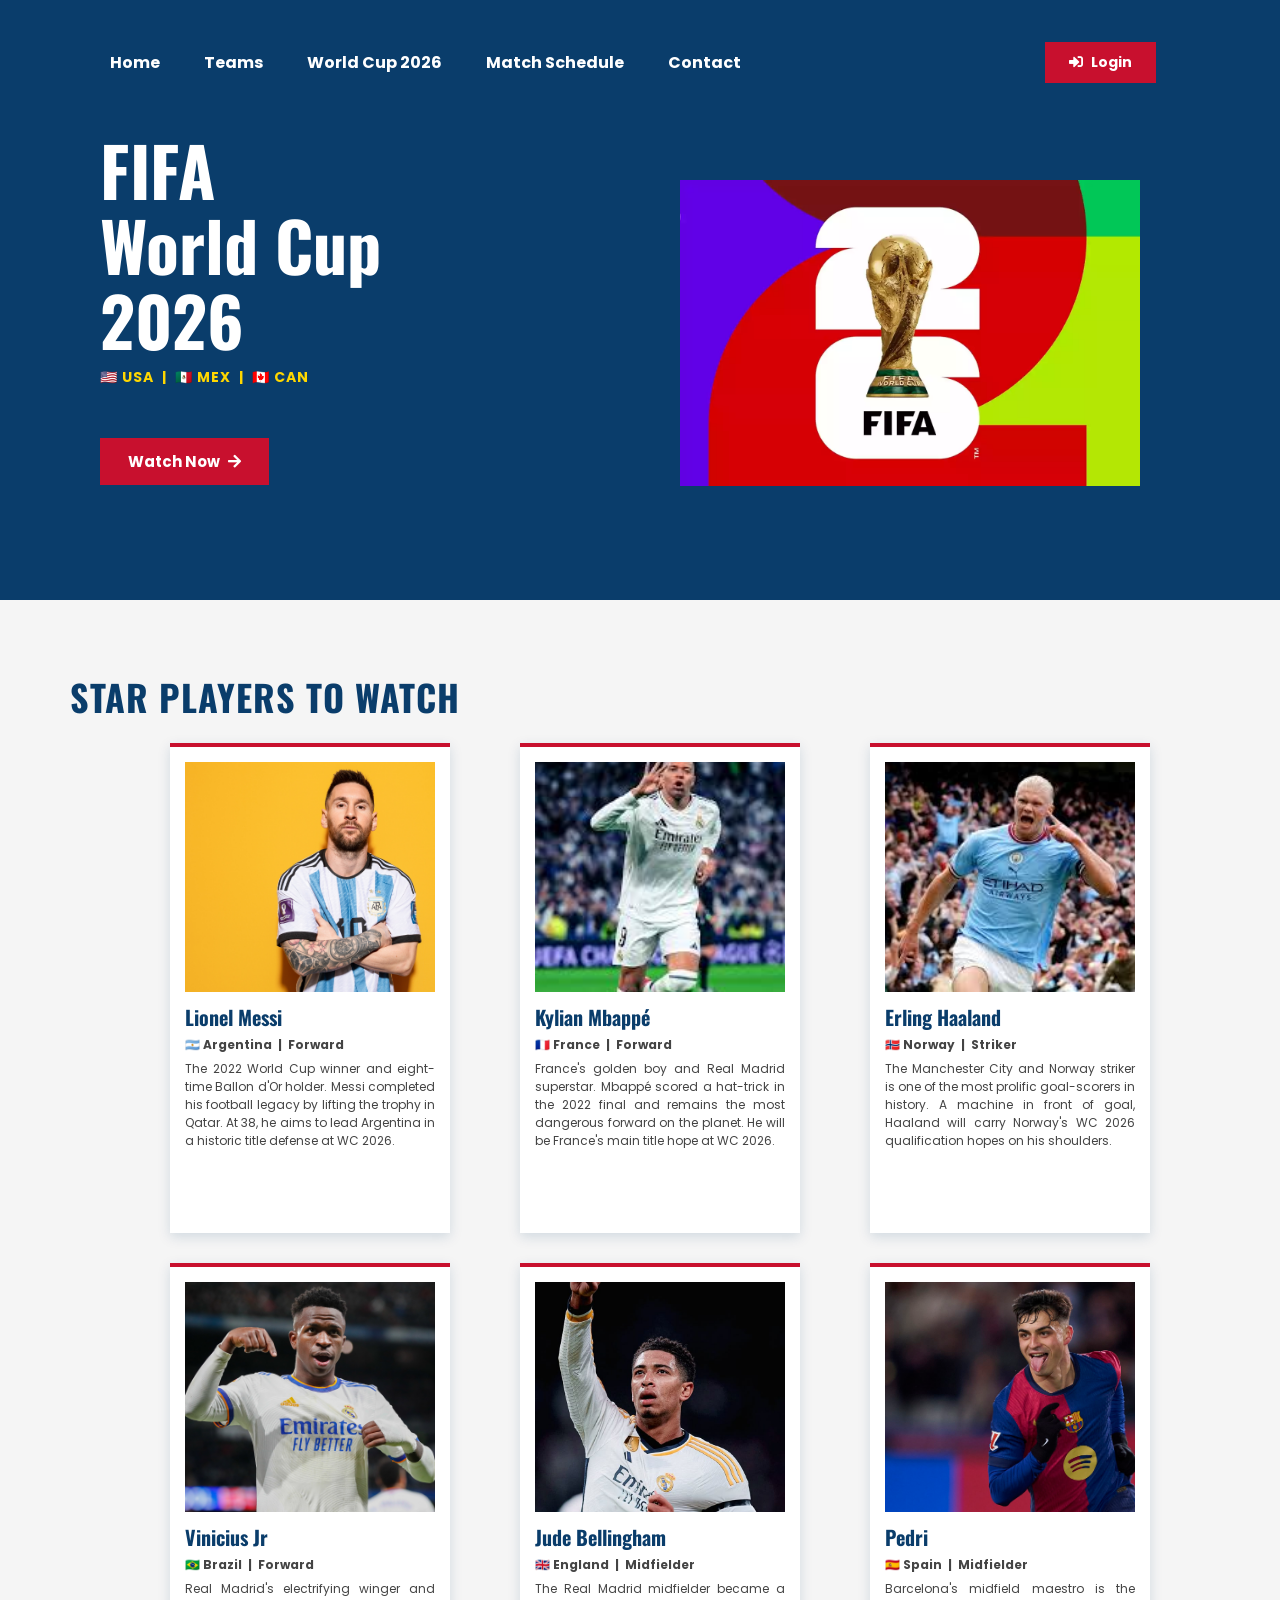
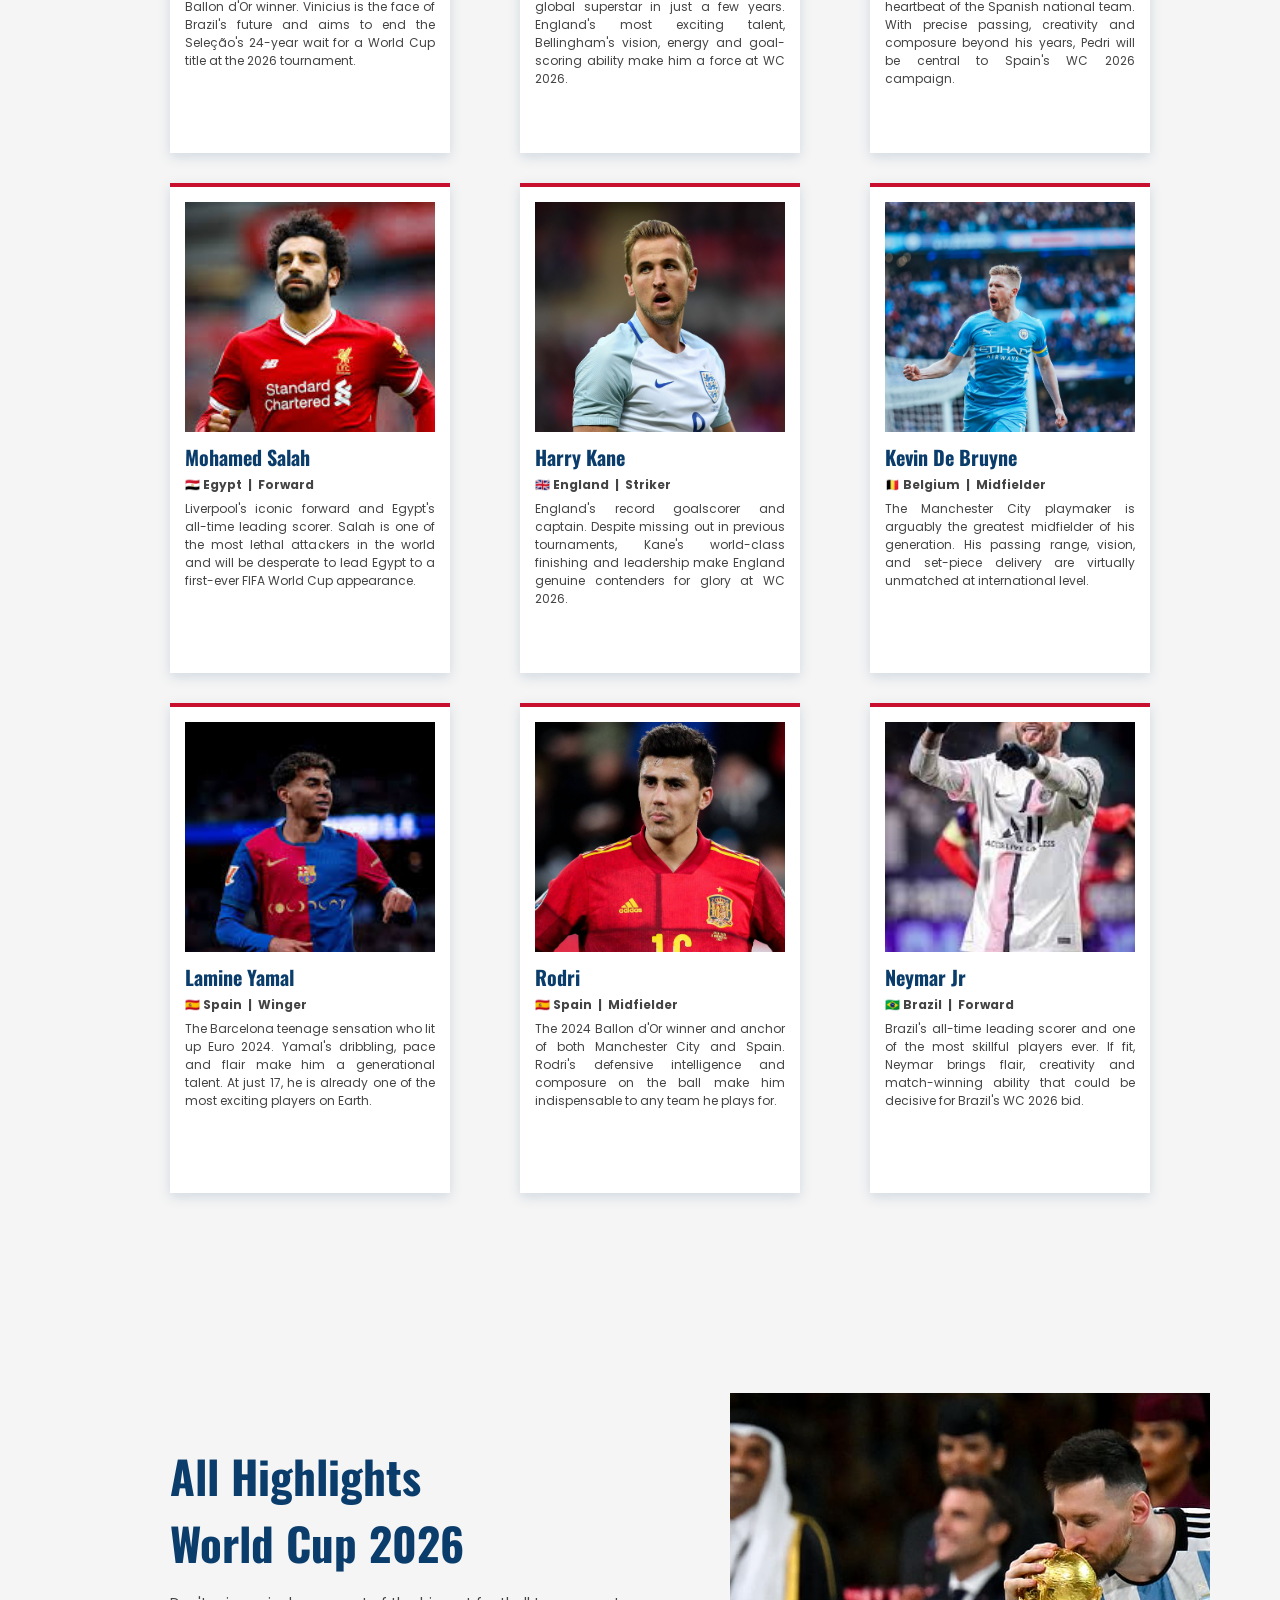
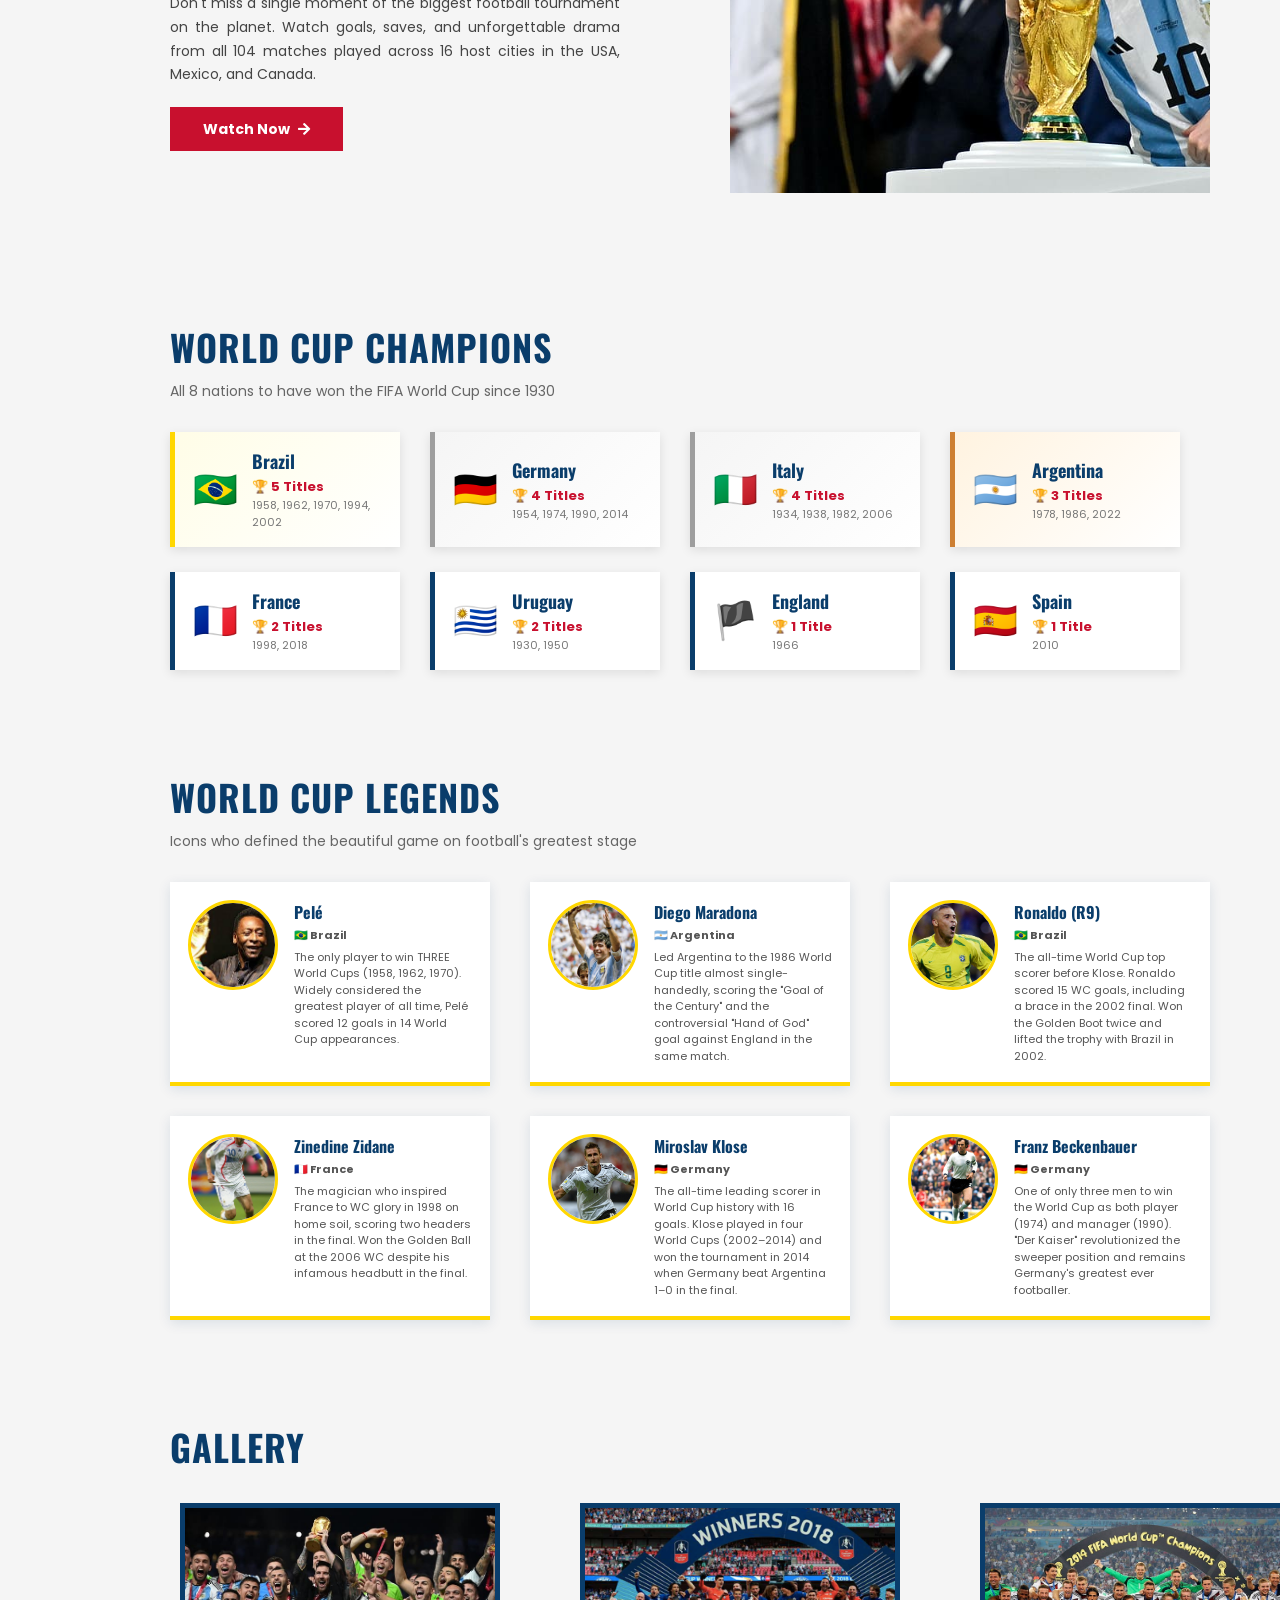
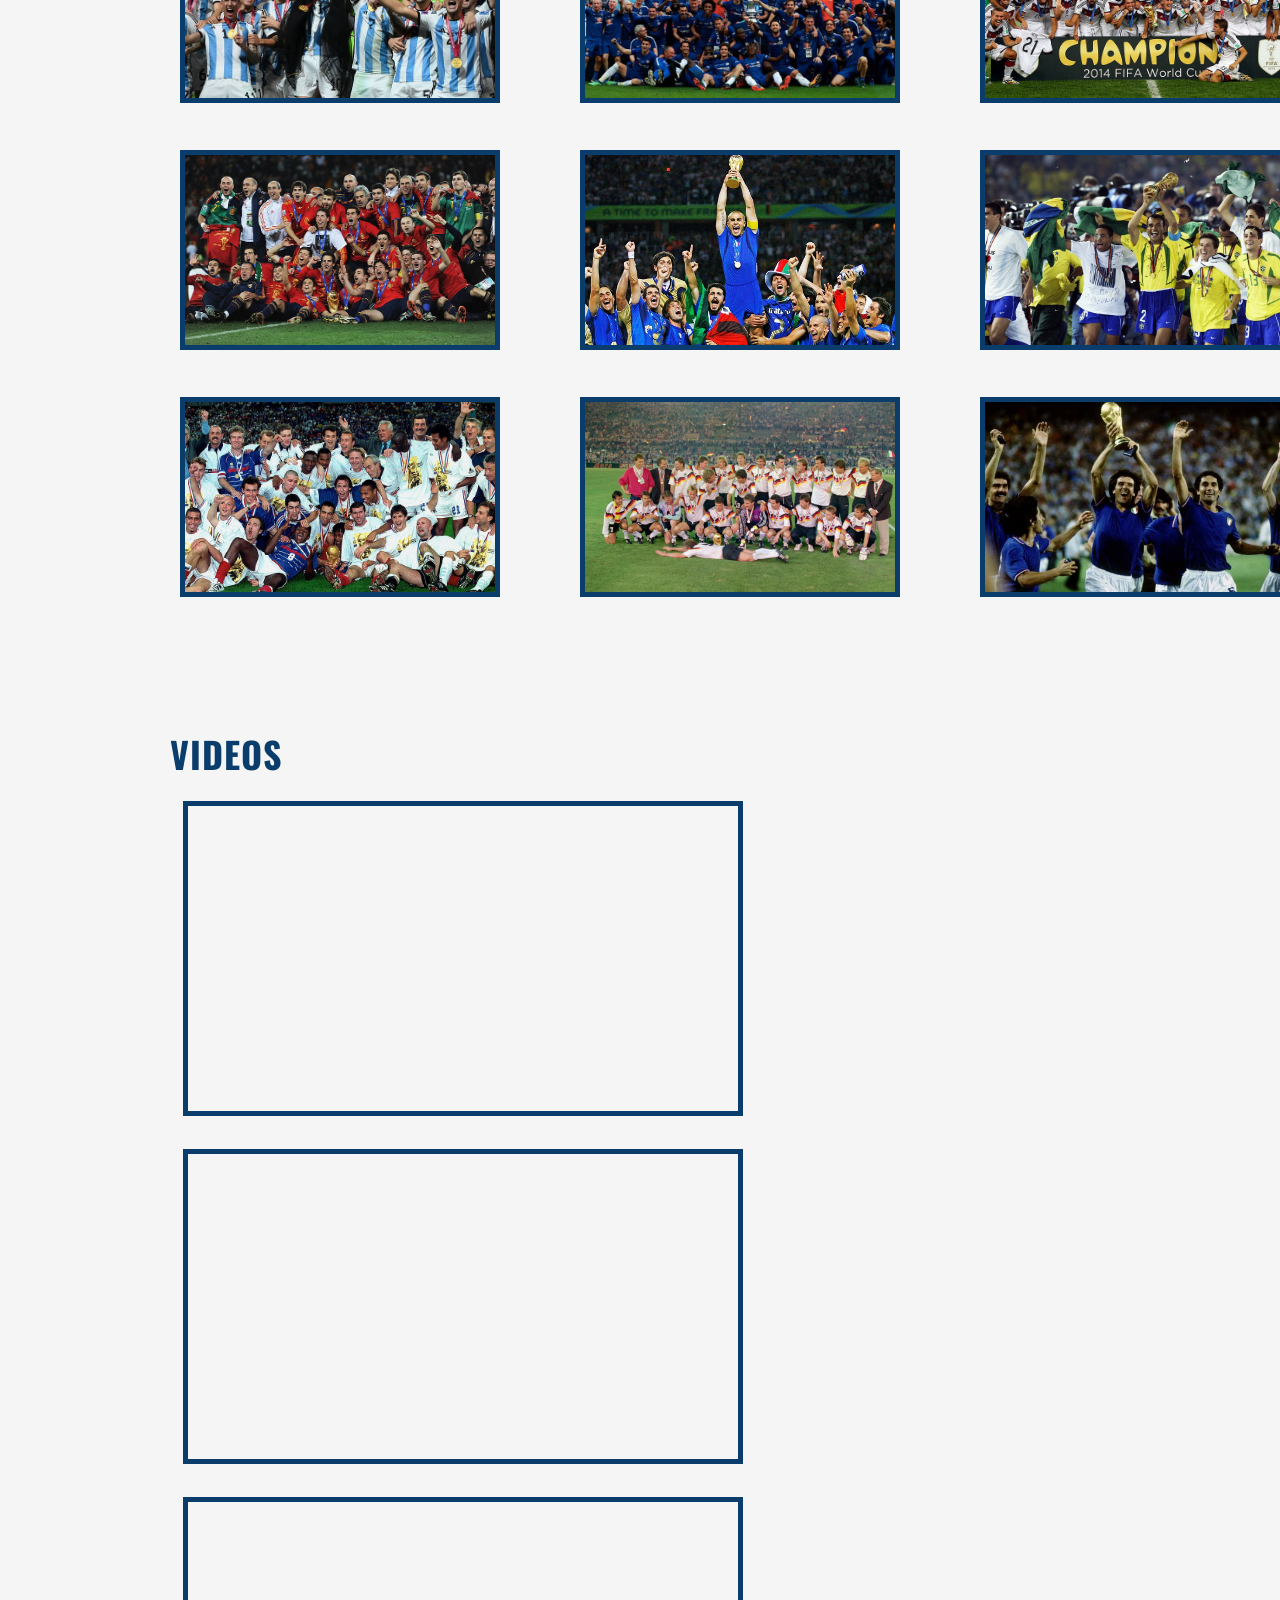
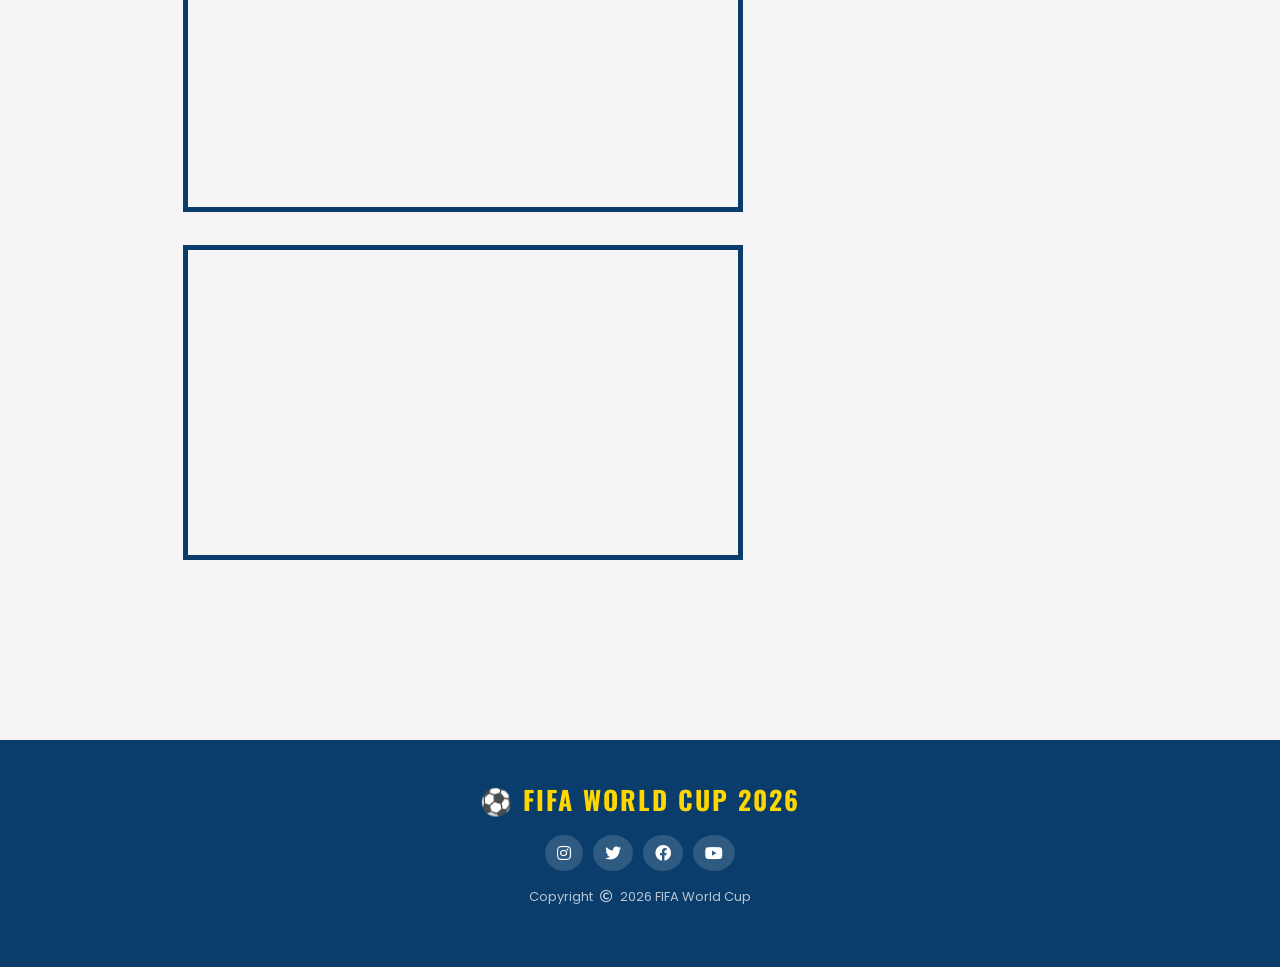
<file: Fifa World Cup/index.html>
<!DOCTYPE html>
<html lang="en">
<head>
    <meta charset="UTF-8">
    <meta http-equiv="X-UA-Compatible" content="IE=edge">
    <meta name="viewport" content="width=device-width, initial-scale=1.0">
    <title>FIFA World Cup 2026</title>

    <!-- Font Awesome icons (for nav login icon, button arrows, footer social icons) -->
    <link rel="stylesheet" href="https://cdnjs.cloudflare.com/ajax/libs/font-awesome/5.15.4/css/all.min.css">

    <!-- Google Fonts: Poppins for general text, Oswald for bold headings -->
    <link href="https://fonts.googleapis.com/css2?family=Oswald:wght@600;700&family=Poppins:wght@400;700;900&display=swap" rel="stylesheet">

    <!-- Link to our external stylesheet -->
    <link rel="stylesheet" href="style.css">
</head>
<body>

    <!-- ============================================================
         HEADER SECTION
         Contains: Navigation bar + Hero (title + banner image)
    ============================================================ -->
    <header>

        <!-- ---- NAVIGATION BAR ---- -->
        <nav>
            <!-- Left side: page links -->
            <div class="nav-block">
                <a href="#">Home</a>
                <a href="#">Teams</a>
                <a href="#">World Cup 2026</a>
                <a href="#">Match Schedule</a>
                <a href="#">Contact</a>
            </div>
            <!-- Right side: login button -->
            <div class="login-button">
                <button><i class="fas fa-sign-in-alt"></i> Login</button>
            </div>
        </nav>

        <!-- ---- HERO SECTION (Title + Banner Image) ---- -->
        <div class="header-section">

            <!-- Left: Tournament title + "Watch Now" button -->
            <div class="title-section">
                <div class="title">
                    <h1>FIFA <br> World Cup <br> 2026</h1>
                    <p class="host-label">&#127482;&#127480; USA &nbsp;|&nbsp; &#127474;&#127485; MEX &nbsp;|&nbsp; &#127464;&#127462; CAN</p>
                </div>
                <button>Watch Now <i class="fas fa-arrow-right"></i></button>
            </div>

            <!-- Right: Hero/banner image -->
            <div class="title-image">
                <img
                    src="Images/hero-section-pic.webp"
                    alt="FIFA World Cup 2026 Official Logo"
                    onerror="this.src='https://placehold.co/500x420/0a3d6b/gold?text=FIFA+WC+2026'">
            </div>

        </div>

    </header>


    <!-- ============================================================
         MAIN CONTENT AREA
         Contains: Star Players, Highlights, World Cup Champions,
                   World Cup Legends, Gallery, Videos
    ============================================================ -->
    <main>

        <!-- ============================================================
             STAR PLAYERS SECTION
             Grid of 12 notable players expected at WC 2026
        ============================================================ -->
        <section class="player-section">
            <h2 class="section-title">Star Players to Watch</h2>
            <div class="players">

                <!-- Player Card 1: Lionel Messi -->
                <div class="player">
                    <div class="player-image">
                        <img src="Images/Messi.jpeg"
                             alt="Lionel Messi"
                             onerror="this.src='https://placehold.co/250x230/0a3d6b/white?text=L.+Messi'">
                    </div>
                    <div class="player-info">
                        <h3>Lionel Messi</h3>
                        <p class="player-country">&#127462;&#127479; Argentina &nbsp;|&nbsp; Forward</p>
                        <p>The 2022 World Cup winner and eight-time Ballon d'Or holder. Messi completed his football legacy by lifting the trophy in Qatar. At 38, he aims to lead Argentina in a historic title defense at WC 2026.</p>
                    </div>
                </div>

                <!-- Player Card 2: Kylian Mbappe -->
                <div class="player">
                    <div class="player-image">
                        <img src="Images/mbappe.jpg"
                             alt="Kylian Mbappe"
                             onerror="this.src='https://placehold.co/250x230/0a3d6b/white?text=K.+Mbappe'">
                    </div>
                    <div class="player-info">
                        <h3>Kylian Mbappé</h3>
                        <p class="player-country">&#127467;&#127479; France &nbsp;|&nbsp; Forward</p>
                        <p>France's golden boy and Real Madrid superstar. Mbappé scored a hat-trick in the 2022 final and remains the most dangerous forward on the planet. He will be France's main title hope at WC 2026.</p>
                    </div>
                </div>

                <!-- Player Card 3: Erling Haaland -->
                <div class="player">
                    <div class="player-image">
                        <img src="Images/haaland.jpg"
                             alt="Erling Haaland"
                             onerror="this.src='https://placehold.co/250x230/0a3d6b/white?text=E.+Haaland'">
                    </div>
                    <div class="player-info">
                        <h3>Erling Haaland</h3>
                        <p class="player-country">&#127475;&#127476; Norway &nbsp;|&nbsp; Striker</p>
                        <p>The Manchester City and Norway striker is one of the most prolific goal-scorers in history. A machine in front of goal, Haaland will carry Norway's WC 2026 qualification hopes on his shoulders.</p>
                    </div>
                </div>

                <!-- Player Card 4: Vinicius Jr -->
                <div class="player">
                    <div class="player-image">
                        <img src="Images/vini.jpg"
                             alt="Vinicius Jr"
                             onerror="this.src='https://placehold.co/250x230/0a3d6b/white?text=Vinicius+Jr'">
                    </div>
                    <div class="player-info">
                        <h3>Vinicius Jr</h3>
                        <p class="player-country">&#127463;&#127479; Brazil &nbsp;|&nbsp; Forward</p>
                        <p>Real Madrid's electrifying winger and Ballon d'Or winner. Vinicius is the face of Brazil's future and aims to end the Seleção's 24-year wait for a World Cup title at the 2026 tournament.</p>
                    </div>
                </div>

                <!-- Player Card 5: Jude Bellingham -->
                <div class="player">
                    <div class="player-image">
                        <img src="Images/bellingham.jpg"
                             alt="Jude Bellingham"
                             onerror="this.src='https://placehold.co/250x230/0a3d6b/white?text=J.+Bellingham'">
                    </div>
                    <div class="player-info">
                        <h3>Jude Bellingham</h3>
                        <p class="player-country">&#127468;&#127463; England &nbsp;|&nbsp; Midfielder</p>
                        <p>The Real Madrid midfielder became a global superstar in just a few years. England's most exciting talent, Bellingham's vision, energy and goal-scoring ability make him a force at WC 2026.</p>
                    </div>
                </div>

                <!-- Player Card 6: Pedri -->
                <div class="player">
                    <div class="player-image">
                        <img src="Images/pedri.jpg"
                             alt="Pedri"
                             onerror="this.src='https://placehold.co/250x230/0a3d6b/white?text=Pedri'">
                    </div>
                    <div class="player-info">
                        <h3>Pedri</h3>
                        <p class="player-country">&#127466;&#127480; Spain &nbsp;|&nbsp; Midfielder</p>
                        <p>Barcelona's midfield maestro is the heartbeat of the Spanish national team. With precise passing, creativity and composure beyond his years, Pedri will be central to Spain's WC 2026 campaign.</p>
                    </div>
                </div>

                <!-- Player Card 7: Mohamed Salah -->
                <div class="player">
                    <div class="player-image">
                        <img src="Images/salah.jpg"
                             alt="Mohamed Salah"
                             onerror="this.src='https://placehold.co/250x230/0a3d6b/white?text=M.+Salah'">
                    </div>
                    <div class="player-info">
                        <h3>Mohamed Salah</h3>
                        <p class="player-country">&#127466;&#127468; Egypt &nbsp;|&nbsp; Forward</p>
                        <p>Liverpool's iconic forward and Egypt's all-time leading scorer. Salah is one of the most lethal attackers in the world and will be desperate to lead Egypt to a first-ever FIFA World Cup appearance.</p>
                    </div>
                </div>

                <!-- Player Card 8: Harry Kane -->
                <div class="player">
                    <div class="player-image">
                        <img src="Images/kane.jpg"
                             alt="Harry Kane"
                             onerror="this.src='https://placehold.co/250x230/0a3d6b/white?text=H.+Kane'">
                    </div>
                    <div class="player-info">
                        <h3>Harry Kane</h3>
                        <p class="player-country">&#127468;&#127463; England &nbsp;|&nbsp; Striker</p>
                        <p>England's record goalscorer and captain. Despite missing out in previous tournaments, Kane's world-class finishing and leadership make England genuine contenders for glory at WC 2026.</p>
                    </div>
                </div>

                <!-- Player Card 9: Kevin De Bruyne -->
                <div class="player">
                    <div class="player-image">
                        <img src="Images/de bruyne.jpg"
                             alt="Kevin De Bruyne"
                             onerror="this.src='https://placehold.co/250x230/0a3d6b/white?text=KDB'">
                    </div>
                    <div class="player-info">
                        <h3>Kevin De Bruyne</h3>
                        <p class="player-country">&#127463;&#127466; Belgium &nbsp;|&nbsp; Midfielder</p>
                        <p>The Manchester City playmaker is arguably the greatest midfielder of his generation. His passing range, vision, and set-piece delivery are virtually unmatched at international level.</p>
                    </div>
                </div>

                <!-- Player Card 10: Lamine Yamal -->
                <div class="player">
                    <div class="player-image">
                        <img src="Images/yamal.jpg"
                             alt="Lamine Yamal"
                             onerror="this.src='https://placehold.co/250x230/0a3d6b/white?text=L.+Yamal'">
                    </div>
                    <div class="player-info">
                        <h3>Lamine Yamal</h3>
                        <p class="player-country">&#127466;&#127480; Spain &nbsp;|&nbsp; Winger</p>
                        <p>The Barcelona teenage sensation who lit up Euro 2024. Yamal's dribbling, pace and flair make him a generational talent. At just 17, he is already one of the most exciting players on Earth.</p>
                    </div>
                </div>

                <!-- Player Card 11: Rodri -->
                <div class="player">
                    <div class="player-image">
                        <img src="Images/rodri.jpg"
                             alt="Rodri"
                             onerror="this.src='https://placehold.co/250x230/0a3d6b/white?text=Rodri'">
                    </div>
                    <div class="player-info">
                        <h3>Rodri</h3>
                        <p class="player-country">&#127466;&#127480; Spain &nbsp;|&nbsp; Midfielder</p>
                        <p>The 2024 Ballon d'Or winner and anchor of both Manchester City and Spain. Rodri's defensive intelligence and composure on the ball make him indispensable to any team he plays for.</p>
                    </div>
                </div>

                <!-- Player Card 12: Neymar Jr -->
                <div class="player">
                    <div class="player-image">
                        <img src="Images/neymar.jpg"
                             alt="Neymar Jr"
                             onerror="this.src='https://placehold.co/250x230/0a3d6b/white?text=Neymar+Jr'">
                    </div>
                    <div class="player-info">
                        <h3>Neymar Jr</h3>
                        <p class="player-country">&#127463;&#127479; Brazil &nbsp;|&nbsp; Forward</p>
                        <p>Brazil's all-time leading scorer and one of the most skillful players ever. If fit, Neymar brings flair, creativity and match-winning ability that could be decisive for Brazil's WC 2026 bid.</p>
                    </div>
                </div>

            </div>
        </section>

        <!-- ============================================================
             HIGHLIGHT SECTION
             Promotes watching WC 2026 highlights
        ============================================================ -->
        <section class="highlight-section">
            <div class="highlight-info">
                <h1>All Highlights <br> World Cup 2026</h1>
                <p>Don't miss a single moment of the biggest football tournament on the planet. Watch goals, saves, and unforgettable drama from all 104 matches played across 16 host cities in the USA, Mexico, and Canada.</p>
                <button>Watch Now <i class="fas fa-arrow-right"></i></button>
            </div>
            <div class="highlight-image">
                <img
                    src="Images/fifa-highlight.jpg"
                    alt="World Cup Match Highlights"
                    onerror="this.style.background='#0a3d6b'">
            </div>
        </section>

        <!-- ============================================================
             WORLD CUP CHAMPIONS SECTION
             Table/cards showing all past WC winning nations
        ============================================================ -->
        <section class="champions-section">
            <h2 class="section-title">World Cup Champions</h2>
            <p class="section-subtitle">All 8 nations to have won the FIFA World Cup since 1930</p>

            <div class="champions-grid">

                <!-- Champion Card: Brazil -->
                <div class="champion-card gold">
                    <div class="champion-flag">&#127463;&#127479;</div>
                    <div class="champion-info">
                        <h3>Brazil</h3>
                        <p class="titles">🏆 5 Titles</p>
                        <p class="years">1958, 1962, 1970, 1994, 2002</p>
                    </div>
                </div>

                <!-- Champion Card: Germany -->
                <div class="champion-card silver">
                    <div class="champion-flag">&#127465;&#127466;</div>
                    <div class="champion-info">
                        <h3>Germany</h3>
                        <p class="titles">🏆 4 Titles</p>
                        <p class="years">1954, 1974, 1990, 2014</p>
                    </div>
                </div>

                <!-- Champion Card: Italy -->
                <div class="champion-card silver">
                    <div class="champion-flag">&#127470;&#127481;</div>
                    <div class="champion-info">
                        <h3>Italy</h3>
                        <p class="titles">🏆 4 Titles</p>
                        <p class="years">1934, 1938, 1982, 2006</p>
                    </div>
                </div>

                <!-- Champion Card: Argentina -->
                <div class="champion-card bronze">
                    <div class="champion-flag">&#127462;&#127479;</div>
                    <div class="champion-info">
                        <h3>Argentina</h3>
                        <p class="titles">🏆 3 Titles</p>
                        <p class="years">1978, 1986, 2022</p>
                    </div>
                </div>

                <!-- Champion Card: France -->
                <div class="champion-card">
                    <div class="champion-flag">&#127467;&#127479;</div>
                    <div class="champion-info">
                        <h3>France</h3>
                        <p class="titles">🏆 2 Titles</p>
                        <p class="years">1998, 2018</p>
                    </div>
                </div>

                <!-- Champion Card: Uruguay -->
                <div class="champion-card">
                    <div class="champion-flag">&#127482;&#127486;</div>
                    <div class="champion-info">
                        <h3>Uruguay</h3>
                        <p class="titles">🏆 2 Titles</p>
                        <p class="years">1930, 1950</p>
                    </div>
                </div>

                <!-- Champion Card: England -->
                <div class="champion-card">
                    <div class="champion-flag">&#127988;&#917607;&#917602;&#917605;&#917623;&#917603;&#917628;</div>
                    <div class="champion-info">
                        <h3>England</h3>
                        <p class="titles">🏆 1 Title</p>
                        <p class="years">1966</p>
                    </div>
                </div>

                <!-- Champion Card: Spain -->
                <div class="champion-card">
                    <div class="champion-flag">&#127466;&#127480;</div>
                    <div class="champion-info">
                        <h3>Spain</h3>
                        <p class="titles">🏆 1 Title</p>
                        <p class="years">2010</p>
                    </div>
                </div>

            </div>
        </section>

        <!-- ============================================================
             WORLD CUP LEGENDS SECTION
             Grid of all-time great WC players
        ============================================================ -->
        <section class="legends-section">
            <h2 class="section-title">World Cup Legends</h2>
            <p class="section-subtitle">Icons who defined the beautiful game on football's greatest stage</p>

            <div class="legends-grid">

                <!-- Legend Card 1: Pelé -->
                <div class="legend-card">
                    <div class="legend-image">
                        <img src="Images/pele.jpg"
                             alt="Pelé"
                             onerror="this.src='https://placehold.co/200x200/0a3d6b/gold?text=Pelé'">
                    </div>
                    <div class="legend-info">
                        <h3>Pelé</h3>
                        <p class="legend-country">&#127463;&#127479; Brazil</p>
                        <p>The only player to win THREE World Cups (1958, 1962, 1970). Widely considered the greatest player of all time, Pelé scored 12 goals in 14 World Cup appearances.</p>
                    </div>
                </div>

                <!-- Legend Card 2: Diego Maradona -->
                <div class="legend-card">
                    <div class="legend-image">
                        <img src="Images/maradona.jpg"
                             alt="Diego Maradona"
                             onerror="this.src='https://placehold.co/200x200/0a3d6b/gold?text=Maradona'">
                    </div>
                    <div class="legend-info">
                        <h3>Diego Maradona</h3>
                        <p class="legend-country">&#127462;&#127479; Argentina</p>
                        <p>Led Argentina to the 1986 World Cup title almost single-handedly, scoring the "Goal of the Century" and the controversial "Hand of God" goal against England in the same match.</p>
                    </div>
                </div>

                <!-- Legend Card 3: Ronaldo (Brazilian) -->
                <div class="legend-card">
                    <div class="legend-image">
                        <img src="Images/brazil-ronaldo.jpg"
                             alt="Ronaldo R9"
                             onerror="this.src='https://placehold.co/200x200/0a3d6b/gold?text=Ronaldo+R9'">
                    </div>
                    <div class="legend-info">
                        <h3>Ronaldo (R9)</h3>
                        <p class="legend-country">&#127463;&#127479; Brazil</p>
                        <p>The all-time World Cup top scorer before Klose. Ronaldo scored 15 WC goals, including a brace in the 2002 final. Won the Golden Boot twice and lifted the trophy with Brazil in 2002.</p>
                    </div>
                </div>

                <!-- Legend Card 4: Zinedine Zidane -->
                <div class="legend-card">
                    <div class="legend-image">
                        <img src="Images/zidane.jpg"
                             alt="Zinedine Zidane"
                             onerror="this.src='https://placehold.co/200x200/0a3d6b/gold?text=Zidane'">
                    </div>
                    <div class="legend-info">
                        <h3>Zinedine Zidane</h3>
                        <p class="legend-country">&#127467;&#127479; France</p>
                        <p>The magician who inspired France to WC glory in 1998 on home soil, scoring two headers in the final. Won the Golden Ball at the 2006 WC despite his infamous headbutt in the final.</p>
                    </div>
                </div>

                <!-- Legend Card 5: Miroslav Klose -->
                <div class="legend-card">
                    <div class="legend-image">
                        <img src="Images/Miroslav Klose.jpg"
                             alt="Miroslav Klose"
                             onerror="this.src='https://placehold.co/200x200/0a3d6b/gold?text=M.+Klose'">
                    </div>
                    <div class="legend-info">
                        <h3>Miroslav Klose</h3>
                        <p class="legend-country">&#127465;&#127466; Germany</p>
                        <p>The all-time leading scorer in World Cup history with 16 goals. Klose played in four World Cups (2002–2014) and won the tournament in 2014 when Germany beat Argentina 1–0 in the final.</p>
                    </div>
                </div>

                <!-- Legend Card 6: Franz Beckenbauer -->
                <div class="legend-card">
                    <div class="legend-image">
                        <img src="Images/Franz Beckenbauer.jpg"
                             alt="Franz Beckenbauer"
                             onerror="this.src='https://placehold.co/200x200/0a3d6b/gold?text=Beckenbauer'">
                    </div>
                    <div class="legend-info">
                        <h3>Franz Beckenbauer</h3>
                        <p class="legend-country">&#127465;&#127466; Germany</p>
                        <p>One of only three men to win the World Cup as both player (1974) and manager (1990). "Der Kaiser" revolutionized the sweeper position and remains Germany's greatest ever footballer.</p>
                    </div>
                </div>

            </div>
        </section>

        <!-- ============================================================
             GALLERY SECTION
             Photo gallery of World Cup moments
        ============================================================ -->
        <section class="gallery-section">
            <h2 class="section-title">Gallery</h2>
            <div class="gallery-pic">
                <img src="Images/fifa-1.jpg"
                     alt="World Cup Gallery"
                     onerror="this.src='https://placehold.co/300x200/0a3d6b/white?text=WC+2026'">
                <img src="Images/fifa-2.png"
                     alt="Football Match"
                     onerror="this.src='https://placehold.co/300x200/c8102e/white?text=Gallery'">
                <img src="Images/fifa-3.jpg"
                     alt="World Cup Stadium"
                     onerror="this.src='https://placehold.co/300x200/0a3d6b/white?text=Gallery'">
                <img src="Images/fifa-4.jpg"
                     alt="World Cup Action"
                     onerror="this.src='https://placehold.co/300x200/c8102e/white?text=Gallery'">
                <img src="Images/fifa-5.jpg"
                     alt="World Cup Celebration"
                     onerror="this.src='https://placehold.co/300x200/0a3d6b/white?text=Gallery'">
                <img src="Images/fifa-6.jpg"
                     alt="World Cup Trophy"
                     onerror="this.src='https://placehold.co/300x200/c8102e/white?text=Gallery'">
                <img src="Images/fifa-7.jpg"
                     alt="World Cup Fans"
                     onerror="this.src='https://placehold.co/300x200/0a3d6b/white?text=Gallery'">
                <img src="Images/fifa-8.webp"
                     alt="World Cup Players"
                     onerror="this.src='https://placehold.co/300x200/c8102e/white?text=Gallery'">
                <img src="Images/fifa-9.jpg"
                     alt="World Cup Moment"
                     onerror="this.src='https://placehold.co/300x200/0a3d6b/white?text=Gallery'">
            </div>
        </section>

        <!-- ============================================================
             VIDEO SECTION
             Embedded YouTube videos of World Cup highlights
        ============================================================ -->
        <section class="video-section">
            <h2 class="section-title">Videos</h2>
            <div class="videos">
                <!-- FIFA World Cup 2022 Final highlights -->
                <iframe width="560" height="315" 
                    src="https://www.youtube.com/embed/CaGndV9IO8Q?si=UNUjOhgtnkFKNc-b" 
                    title="YouTube video player" 
                    frameborder="0" 
                    allow="accelerometer; autoplay; clipboard-write; encrypted-media; gyroscope; picture-in-picture; web-share" 
                    referrerpolicy="strict-origin-when-cross-origin" 
                    allowfullscreen>
                </iframe>

                <!-- World Cup best goals compilation -->
                <iframe width="560" height="315"
                    src="https://www.youtube.com/embed/vf72LCMQeL4"
                    title="World Cup Best Goals"
                    frameborder="0"
                    allow="accelerometer; autoplay; clipboard-write; encrypted-media; gyroscope; picture-in-picture; web-share"
                    allowfullscreen>
                </iframe>

                <!-- World Cup moments compilation -->
                <iframe width="560" height="315" 
                    src="https://www.youtube.com/embed/POR75nzTDkA?si=y-g19qGOXLtIiP8N" 
                    title="YouTube video player" 
                    frameborder="0" 
                    allow="accelerometer; autoplay; clipboard-write; encrypted-media; gyroscope; picture-in-picture; web-share" 
                    referrerpolicy="strict-origin-when-cross-origin" 
                    allowfullscreen>
                </iframe>

                <!-- World Cup 2026 preview/hype video -->
                <iframe width="560" height="315"
                    src="https://www.youtube.com/embed/6tLxv5EsszA"
                    title="World Cup 2026 Preview"
                    frameborder="0"
                    allow="accelerometer; autoplay; clipboard-write; encrypted-media; gyroscope; picture-in-picture; web-share"
                    allowfullscreen>
                </iframe>
            </div>
        </section>

    <!-- ============================================================
         FOOTER SECTION
         Contains: Logo, social media icons, copyright
    ============================================================ -->
    <footer>
        <!-- Site logo / branding -->
        <div class="footer-logo">
            &#9917; FIFA WORLD CUP 2026
        </div>

        <!-- Social media icons -->
        <div class="contact-icon">
            <i class="fab fa-instagram"></i>
            <i class="fab fa-twitter"></i>
            <i class="fab fa-facebook"></i>
            <i class="fab fa-youtube"></i>
        </div>

        <!-- Copyright notice -->
        <div class="copyright">
            <p>Copyright <i class="far fa-copyright"></i> 2026 FIFA World Cup</p>
        </div>
    </footer>
    <!-- ============================================================
         END FOOTER SECTION
    ============================================================ -->

</body>
</html>
</file>
<file: Fifa World Cup/style.css>
/* ============================================================
   GLOBAL STYLES
   Base reset, font import, and body defaults
============================================================ */

/* Import Google Fonts:
   - Oswald: used for main headings (bold, condensed feel)
   - Poppins: used for body text and smaller UI elements */
@import url('https://fonts.googleapis.com/css2?family=Oswald:wght@600;700&family=Poppins:wght@400;700;900&display=swap');

/* Remove default margin/padding from all elements */
* {
    margin: 0;
    padding: 0;
    box-sizing: border-box;
}

/* Set base font and background for the whole page */
body {
    font-family: 'Poppins', sans-serif;
    background-color: #f5f5f5;
    color: #1a1a2e;
}


/* ============================================================
   HEADER SECTION
   Dark navy background, holds nav + hero content
============================================================ */
header {
    background-color: #0a3d6b;   /* Deep navy blue - FIFA official colour feel */
    min-height: 600px;
}


/* ============================================================
   NAVIGATION BAR
   Flexbox layout: links on left, login button on right
============================================================ */
nav {
    display: flex;
    justify-content: space-between;   /* Space between nav links and login */
    align-items: center;
    padding: 42px 124px 0 100px;      /* Top padding creates breathing room */
}

/* Container for nav links */
.nav-block a {
    color: white;
    font-weight: bold;
    font-size: 16px;
    text-decoration: none;
    margin-right: 20px;
    padding: 10px;
    transition: color 0.2s, background-color 0.2s;   /* Smooth hover transition */
}

/* Nav link hover effect: red text + white background */
.nav-block a:hover {
    color: #c8102e;                /* FIFA red */
    background-color: snow;
}

/* Login button on the right side of nav */
.login-button button {
    background-color: #c8102e;   /* FIFA red */
    color: white;
    border: none;
    padding: 10px 24px;
    cursor: pointer;
    font-family: 'Poppins', sans-serif;
    font-size: 14px;
    font-weight: bold;
    transition: background-color 1s ease-in;
}

/* Login button hover: darkens to a deeper red */
.login-button button:hover {
    background-color: #8b0000;
}

/* Space between login icon and text */
.login-button button i {
    margin-right: 5px;
}


/* ============================================================
   HERO SECTION (Header Content)
   Two-column grid: left = title text, right = logo/image
============================================================ */
.header-section {
    display: grid;
    grid-template-columns: repeat(2, 1fr);   /* Two equal columns */
    padding: 0 100px;
}

/* Left column: title text and Watch Now button */
.title-section {
    margin-top: 50px;
}

/* Main tournament title */
.title h1 {
    font-family: 'Oswald', sans-serif;   /* Bold condensed heading font */
    font-size: 68px;
    font-weight: 700;
    color: white;
    line-height: 1.1;
    margin-bottom: 10px;
    cursor: default;
    transition: transform 1s ease-in-out, color 1s ease-out;
}

/* Hover animation: skew + scale + colour shift */
.title h1:hover {
    transform: scale(1.15) skewX(10deg) translateX(40px);
    color: #ffd700;               /* Gold highlight on hover */
}

/* Host countries label below the title */
.host-label {
    color: #ffd700;               /* Gold text */
    font-weight: bold;
    font-size: 14px;
    letter-spacing: 1px;
    margin-bottom: 10px;
}

/* "Watch Now" button below title */
.title-section button {
    background-color: #c8102e;
    color: white;
    font-weight: bold;
    border: none;
    padding: 12px 28px;
    margin-top: 40px;
    cursor: pointer;
    font-family: 'Poppins', sans-serif;
    font-size: 15px;
    transition: background-color 0.6s ease-in;
}

.title-section button:hover {
    background-color: #8b0000;
}

/* Arrow icon inside the Watch Now button */
.title-section button i {
    margin-left: 5px;
}

/* Right column: banner/logo image */
.title-image {
    display: flex;
    justify-content: center;
    align-items: flex-start;
}

.title-image img {
    width: 460px;
    height: 440px;
    object-fit: contain;         /* Preserve aspect ratio (important for logos) */
    position: relative;
    top: 30px;
    transition: transform 3s ease-in-out;
}

/* Hover: full rotation animation (360 degrees + slight shrink) */
.title-image img:hover {
    transform: rotate(360deg) scale(0.35);
}


/* ============================================================
   MAIN CONTENT AREA
   Wrapper for all sections below the header
============================================================ */
main {
    padding: 0 70px;
}


/* ============================================================
   SHARED SECTION TITLE STYLE
   Used for all major section headings (Players, Champions, etc.)
============================================================ */
.section-title {
    font-family: 'Oswald', sans-serif;
    font-size: 36px;
    font-weight: 700;
    color: #0a3d6b;
    margin-bottom: 8px;
    text-transform: uppercase;
    letter-spacing: 1px;
}

/* Subtitle/description text under section titles */
.section-subtitle {
    font-size: 14px;
    color: #666;
    margin-bottom: 30px;
}


/* ============================================================
   STAR PLAYERS SECTION
   3-column grid of player profile cards
============================================================ */
.player-section {
    padding-top: 70px;
}

/* Grid container for all player cards */
.players {
    display: grid;
    grid-template-columns: repeat(3, 300px);   /* 3 fixed-width columns */
    column-gap: 50px;
    row-gap: 30px;
    margin-left: 100px;
    margin-top: 20px;
}

/* Individual player card */
.player {
    width: 280px;
    min-height: 490px;
    padding: 15px;
    background-color: #ffffff;
    box-shadow: 0 4px 12px rgba(10, 61, 107, 0.15);   /* Subtle blue shadow */
    border-top: 4px solid #c8102e;                      /* Red top border accent */
}

/* Image container inside player card */
.player-image {
    width: 250px;
    height: 230px;
    overflow: hidden;
    background: #eaf0f8;
}

.player-image img {
    width: 250px;
    height: 230px;
    object-fit: cover;
    transition: transform 1s ease-in;
}

/* Hover effect: image shrinks (same as original site) */
.player-image img:hover {
    transform: scale(0.5);
}

/* Player name heading */
.player-info h3 {
    font-family: 'Oswald', sans-serif;
    font-size: 20px;
    font-weight: 700;
    color: #0a3d6b;
    margin: 10px 0 4px;
}

/* Country + position line */
.player-country {
    font-size: 12px;
    font-weight: bold;
    color: #c8102e;
    margin-bottom: 6px;
}

/* Player biography text */
.player-info p {
    font-size: 12px;
    line-height: 1.5;
    text-align: justify;
    color: #444;
}


/* ============================================================
   HIGHLIGHT SECTION
   Two-column layout: text on left, image on right
============================================================ */
.highlight-section {
    display: grid;
    grid-template-columns: 1fr 1fr;
    column-gap: 80px;
    margin-top: 200px;
    margin-left: 100px;
    align-items: center;
}

/* Left column: highlight description */
.highlight-info {
    max-width: 450px;
}

.highlight-info h1 {
    font-family: 'Oswald', sans-serif;
    font-size: 45px;
    font-weight: 700;
    color: #0a3d6b;
    margin-bottom: 16px;
}

.highlight-info p {
    font-size: 14px;
    line-height: 1.7;
    text-align: justify;
    color: #444;
    margin-bottom: 20px;
}

/* "Watch Now" button inside highlight section */
.highlight-info button {
    background-color: #c8102e;
    color: white;
    font-weight: bold;
    border: none;
    width: 173px;
    height: 44px;
    padding: 0 24px;
    cursor: pointer;
    font-family: 'Poppins', sans-serif;
    font-size: 14px;
    transition: background-color 0.5s ease-in;
}

.highlight-info button:hover {
    background-color: #8b0000;
}

.highlight-info button i {
    margin-left: 5px;
}

/* Right column: highlight image */
.highlight-image img {
    width: 100%;
    max-width: 550px;
    height: 400px;
    object-fit: cover;
}


/* ============================================================
   WORLD CUP CHAMPIONS SECTION
   Grid of 8 champion nation cards with colour coding
============================================================ */
.champions-section {
    margin-top: 120px;
    margin-left: 100px;
}

/* Grid container for champion cards */
.champions-grid {
    display: grid;
    grid-template-columns: repeat(4, 230px);   /* 4 cards per row */
    column-gap: 30px;
    row-gap: 25px;
    margin-top: 20px;
}

/* Individual champion card */
.champion-card {
    display: flex;
    align-items: center;
    gap: 14px;
    background: white;
    padding: 16px 18px;
    box-shadow: 0 3px 10px rgba(0,0,0,0.1);
    border-left: 5px solid #0a3d6b;     /* Default: navy blue left border */
    transition: transform 0.2s ease;
}

.champion-card:hover {
    transform: translateY(-4px);         /* Slight lift on hover */
}

/* Gold card: Brazil (most titles) */
.champion-card.gold {
    border-left-color: #ffd700;
    background: linear-gradient(135deg, #fffde7, #ffffff);
}

/* Silver card: Germany & Italy (4 titles each) */
.champion-card.silver {
    border-left-color: #9e9e9e;
    background: linear-gradient(135deg, #f5f5f5, #ffffff);
}

/* Bronze card: Argentina (3 titles) */
.champion-card.bronze {
    border-left-color: #cd7f32;
    background: linear-gradient(135deg, #fff3e0, #ffffff);
}

/* Large flag emoji in champion card */
.champion-flag {
    font-size: 36px;
    line-height: 1;
}

/* Country name */
.champion-info h3 {
    font-family: 'Oswald', sans-serif;
    font-size: 18px;
    font-weight: 700;
    color: #0a3d6b;
    margin-bottom: 3px;
}

/* Title count line */
.champion-info .titles {
    font-size: 13px;
    font-weight: bold;
    color: #c8102e;
}

/* Years won */
.champion-info .years {
    font-size: 11px;
    color: #777;
}


/* ============================================================
   WORLD CUP LEGENDS SECTION
   3-column grid of legend player cards (horizontal layout)
============================================================ */
.legends-section {
    margin-top: 100px;
    margin-left: 100px;
}

/* Grid container: 3 cards per row */
.legends-grid {
    display: grid;
    grid-template-columns: repeat(3, 1fr);
    column-gap: 40px;
    row-gap: 30px;
    margin-top: 20px;
    max-width: 1100px;
}

/* Individual legend card */
.legend-card {
    display: flex;
    gap: 16px;
    background: white;
    padding: 18px;
    box-shadow: 0 3px 12px rgba(10, 61, 107, 0.12);
    border-bottom: 4px solid #ffd700;    /* Gold bottom border */
    transition: transform 0.2s ease;
}

.legend-card:hover {
    transform: translateY(-4px);
}

/* Circular image container for legend photo */
.legend-image {
    width: 90px;
    height: 90px;
    border-radius: 50%;
    overflow: hidden;
    flex-shrink: 0;                      /* Don't let it shrink in flex */
    border: 3px solid #ffd700;          /* Gold ring around image */
}

.legend-image img {
    width: 90px;
    height: 90px;
    object-fit: cover;
    transition: transform 0.4s ease;
}

.legend-image img:hover {
    transform: scale(1.15);
}

/* Legend name */
.legend-info h3 {
    font-family: 'Oswald', sans-serif;
    font-size: 16px;
    font-weight: 700;
    color: #0a3d6b;
    margin-bottom: 3px;
}

/* Country label */
.legend-country {
    font-size: 11px;
    font-weight: bold;
    color: #c8102e;
    margin-bottom: 5px;
}

/* Bio text */
.legend-info p {
    font-size: 11px;
    color: #555;
    line-height: 1.5;
}


/* ============================================================
   GALLERY SECTION
   3-column grid of photo thumbnails
============================================================ */
.gallery-section {
    margin-top: 100px;
    margin-left: 100px;
}

/* Grid of gallery images */
.gallery-pic {
    display: grid;
    grid-template-columns: repeat(3, 370px);
    column-gap: 30px;
    row-gap: 27px;
    margin-top: 20px;
}

.gallery-pic img {
    width: 320px;
    height: 200px;
    object-fit: cover;
    border: 5px solid #0a3d6b;   /* Navy border (replaces original lightslategrey) */
    margin: 10px;
    transition: border-color 0.3s, transform 0.3s;
}

.gallery-pic img:hover {
    border-color: #ffd700;        /* Gold border on hover */
    transform: scale(1.03);
}


/* ============================================================
   VIDEO SECTION
   Row of embedded YouTube iframes
============================================================ */
.video-section {
    margin-top: 120px;
    margin-left: 100px;
}

/* YouTube iframe styling */
.videos iframe {
    border: 5px solid #0a3d6b;   /* Navy border */
    margin: 13px;
}

.videos iframe:hover {
    border-color: #c8102e;        /* Red border on hover */
}


/* ============================================================
   FOOTER SECTION
   Centered logo, social icons, and copyright
============================================================ */
footer {
    margin-top: 160px;
    margin-left: -70px;
    margin-right: -70px;
    padding: 40px 70px 60px 70px;
    background-color: #0a3d6b;
    display: flex;
    flex-direction: column;
    align-items: center;
    gap: 16px;
}

/* Footer logo text */
.footer-logo {
    font-family: 'Oswald', sans-serif;
    font-size: 26px;
    font-weight: 700;
    color: #ffd700;               /* Gold */
    letter-spacing: 2px;
}

/* Social media icons row */
.contact-icon {
    display: flex;
    gap: 10px;
}

.contact-icon i {
    padding: 10px 12px;
    background-color: rgba(255,255,255,0.15);
    color: white;
    border-radius: 50%;
    font-size: 16px;
    transition: background-color 0.3s;
    cursor: pointer;
}

.contact-icon i:hover {
    background-color: #c8102e;   /* FIFA red on hover */
}

/* Copyright text */
.copyright p {
    font-size: 13px;
    color: rgba(255, 255, 255, 0.7);
}

.copyright i {
    margin: 0 4px;
}


/* ============================================================
   RESPONSIVE DESIGN — TABLET
   Screen width: 688px to 992px
============================================================ */
@media only screen and (min-width: 688px) and (max-width: 992px) {

    /* --- Nav --- */
    nav {
        padding: 20px 20px 0 20px;
    }
    .nav-block a {
        font-size: 10px;
        margin-right: 5px;
        padding: 5px;
    }

    /* --- Header / Hero --- */
    header { min-height: 450px; }
    .header-section {
        padding: 0 20px;
        grid-template-columns: 1fr 1fr;
    }
    .title h1 { font-size: 40px; }
    .title-image img { width: 280px; height: 300px; }

    /* --- Main padding --- */
    main { padding: 0 10px; }

    /* --- Players: 2 columns on tablet --- */
    .players {
        grid-template-columns: repeat(2, 220px);
        column-gap: 40px;
        margin-left: 30px;
    }
    .player { width: 220px; }
    .player-image,
    .player-image img { width: 190px; height: 200px; }

    /* --- Champions: 2 columns --- */
    .champions-grid {
        grid-template-columns: repeat(2, 230px);
        margin-left: 0;
    }

    /* --- Legends: 2 columns --- */
    .legends-grid {
        grid-template-columns: repeat(2, 1fr);
    }

    /* --- Highlight: single column --- */
    .highlight-section {
        grid-template-columns: 1fr;
        margin-left: 30px;
    }
    .highlight-image img { max-width: 100%; height: 280px; margin-top: 20px; }

    /* --- Gallery: 2 columns --- */
    .gallery-section { margin-left: 30px; }
    .gallery-pic {
        grid-template-columns: repeat(2, 250px);
        column-gap: 20px;
    }
    .gallery-pic img { width: 250px; height: 170px; }

    /* --- Video --- */
    .video-section { margin-left: 30px; }
    .videos iframe { width: 280px; height: 200px; }

    /* --- Champions / Legends margins --- */
    .champions-section,
    .legends-section { margin-left: 30px; }
}


/* ============================================================
   RESPONSIVE DESIGN — MOBILE
   Screen width: up to 688px
============================================================ */
@media only screen and (max-width: 688px) {

    /* --- Nav: smaller font, wrap if needed --- */
    nav {
        flex-wrap: wrap;
        padding: 10px 10px 0;
    }
    .nav-block a {
        font-size: 8px;
        margin-right: 3px;
        padding: 4px;
    }
    .login-button button { padding: 5px 10px; font-size: 11px; }

    /* --- Header: stack to single column --- */
    header { min-height: auto; padding-bottom: 30px; }
    .header-section {
        grid-template-columns: 1fr;
        padding: 0 20px;
    }
    .title h1 { font-size: 38px; }
    .title-section button { margin-top: 20px; }
    .title-image img { width: 100%; max-width: 300px; height: auto; top: 10px; }

    /* --- Main padding reduced --- */
    main { padding: 0 10px; }

    /* --- Players: single column --- */
    .players {
        grid-template-columns: 1fr;
        margin-left: 10px;
    }
    .player { width: 100%; max-width: 300px; }
    .player-image,
    .player-image img { width: 100%; max-width: 270px; height: 200px; }

    /* --- Champions: 1 column --- */
    .champions-section { margin-left: 10px; }
    .champions-grid { grid-template-columns: 1fr; }

    /* --- Legends: 1 column --- */
    .legends-section { margin-left: 10px; }
    .legends-grid { grid-template-columns: 1fr; }
    .legend-card { flex-direction: row; }

    /* --- Highlight: single column --- */
    .highlight-section {
        grid-template-columns: 1fr;
        margin-left: 10px;
        margin-top: 80px;
    }
    .highlight-info h1 { font-size: 30px; }
    .highlight-image img { max-width: 100%; height: 220px; margin-top: 20px; }

    /* --- Gallery: 2 small columns --- */
    .gallery-section { margin-left: 10px; }
    .gallery-pic {
        grid-template-columns: repeat(2, 140px);
        column-gap: 15px;
    }
    .gallery-pic img { width: 140px; height: 110px; margin: 4px; }

    /* --- Video: stacked --- */
    .video-section { margin-left: 10px; }
    .videos { display: flex; flex-direction: column; }
    .videos iframe { width: 100%; max-width: 340px; height: 200px; }

    /* --- Footer margin reduced --- */
    footer { margin-top: 60px; }
}


/* ============================================================
   RESPONSIVE DESIGN — SMALL MOBILE
   Screen width: up to 410px
============================================================ */
@media only screen and (max-width: 410px) {

    /* Even smaller nav text */
    .nav-block a { font-size: 6px; padding: 3px; }
    .login-button button { padding: 4px 7px; font-size: 10px; }

    /* Tighter hero title */
    .title h1 { font-size: 30px; }

    /* Gallery: almost full width single-ish column */
    .gallery-pic {
        grid-template-columns: repeat(2, 120px);
        column-gap: 10px;
    }
    .gallery-pic img { width: 120px; height: 90px; }
}
</file>
